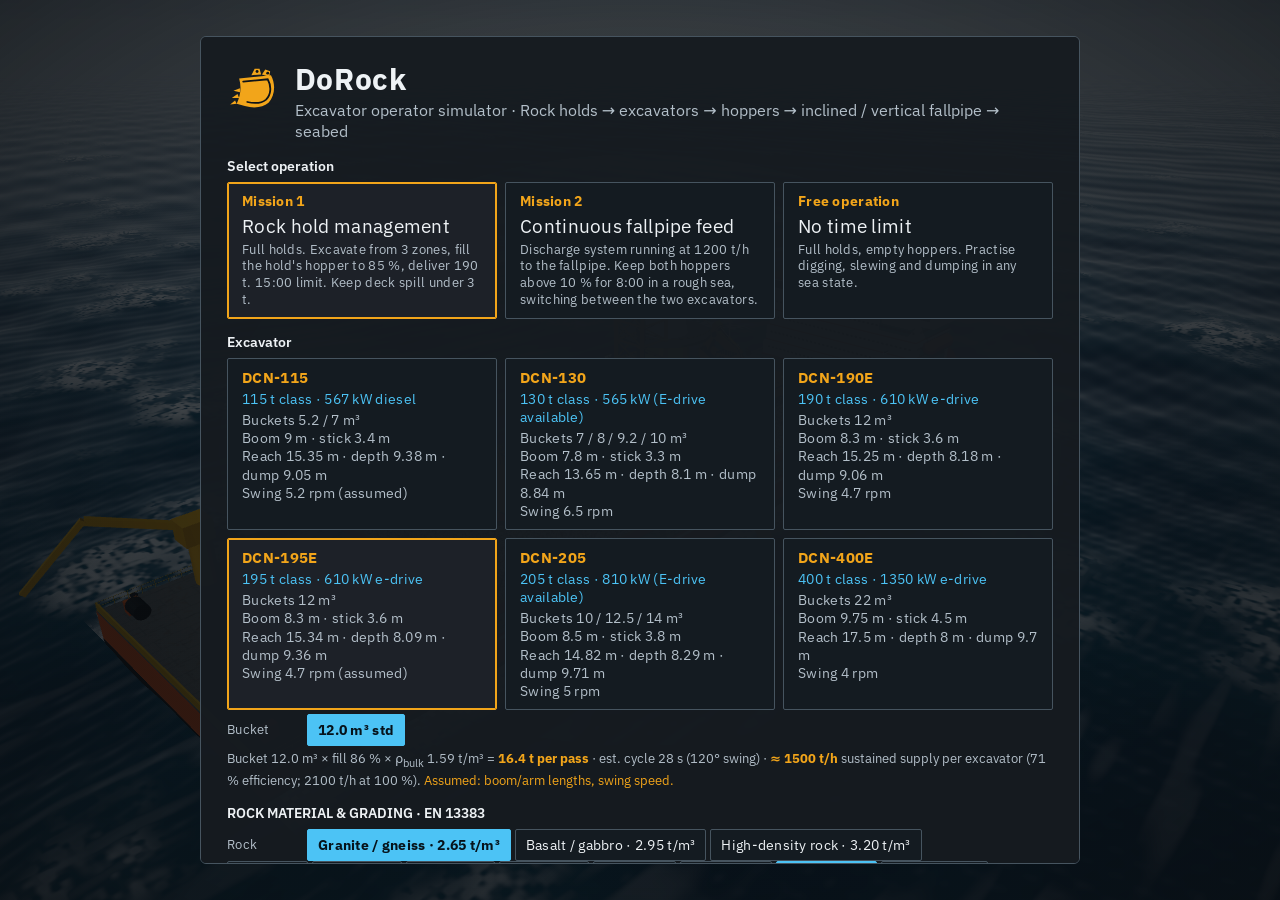
<file: index.html>
<!DOCTYPE html>
<html lang="en"><head><meta charset="utf-8"><meta name="viewport" content="width=device-width,initial-scale=1">
<meta http-equiv="Content-Security-Policy" content="default-src 'none'; script-src 'self'; style-src 'self' 'unsafe-inline'; img-src 'self' data: blob:; font-src 'self'; connect-src 'self' blob: data:; media-src 'self' blob:; worker-src 'self' blob:; base-uri 'none'; form-action 'none'; object-src 'none'">
<meta name="referrer" content="no-referrer">
<title>DoRock</title>
<meta name="robots" content="noindex, nofollow, noarchive"><meta name="googlebot" content="noindex, nofollow">
<meta name="description" content="DoRock excavator operator simulator">
<link rel="icon" type="image/svg+xml" href="favicon.svg">
<link rel="stylesheet" href="style.css">
<script type="module" src="app.js"></script>
</head><body>
<div id="view"></div>
<button id="hudRestore" class="hidden"></button>
<div id="cctv" class="hidden"><div class="cctv-label" id="cctvLabel">BOOM CAM</div><div class="cctv-rec">&#9679; REC</div><div class="cctv-time mono" id="cctvTime"></div><div class="cctv-cross"></div></div>
<div id="hud" class="hidden">
  <div id="topbar">
    <div class="brand"><span class="logo"></span><b>DoRock</b><span class="sub" id="tbSub"></span></div>
    <div id="camBtns"></div>
    <div class="tb-right"><span id="tbMission" class="chip">Free operation</span><span id="tbClock" class="mono chip">00:00</span><button id="btnSettings" title="Settings">Settings</button><button id="btnPause" title="Pause (Esc)">PAUSE</button></div>
  </div>
  <div id="leftCol" class="col">
  <div id="leftPanel" class="panel">
    <h3>Excavator <span id="exState" class="tag ok">READY</span></h3>
    <div id="machInfo" class="minfo"></div>
    <div class="seg" id="rigSeg" style="margin-bottom:6px"><button data-r="0">Aft hold</button><button data-r="1">Fwd hold</button></div>
    <canvas id="mapCv" width="252" height="232"></canvas>
    <div id="exRows"></div>
    <div class="badges"><span id="bBrake" class="badge">SWING BRAKE</span><span id="bFine" class="badge">FINE</span><span id="bStall" class="badge warn">STALL</span><span id="bDig" class="badge info">IN MATERIAL</span></div>
  </div>
  <div id="help" class="panel">
    <h3>Controls <span class="tag">H</span></h3>
    <table>
      <tr><td>A / D</td><td>Slew house left / right</td></tr>
      <tr><td>W / S</td><td>Boom raise / lower</td></tr>
      <tr><td>&uarr; / &darr;</td><td>Stick out / in</td></tr>
      <tr><td>Q / E</td><td>Bucket open (dump) / close (curl)</td></tr>
      <tr><td>Shift</td><td>Fine control (35 %)</td></tr>
      <tr><td>B</td><td>Swing brake</td></tr>
      <tr><td>Mouse drag</td><td>Look / orbit camera</td></tr>
      <tr><td>Wheel</td><td>Zoom</td></tr>
      <tr><td>C / 1-9</td><td>Cycle / select camera</td></tr>
      <tr><td>V / N</td><td>Picture-in-picture on/off / source</td></tr>
      <tr><td>F</td><td>Discharge system start / stop</td></tr>
      <tr><td>− / +</td><td>Handling rate down / up (t/h)</td></tr>
      <tr><td>[ / ]</td><td>Hide / show left / right panel</td></tr>
      <tr><td>Tab</td><td>HUD full / minimal / off</td></tr>
      <tr><td>R</td><td>Reset camera look</td></tr>
      <tr><td>X</td><td>Switch excavator (aft / fwd hold)</td></tr>
      <tr><td>T</td><td>Discharge route: inclined / vertical fallpipe</td></tr>
      <tr><td>0</td><td>Subsea camera (fallpipes, seabed)</td></tr>
      <tr><td>O</td><td>Rock thickness map on the seabed</td></tr>
      <tr><td>J</td><td>DP installation pattern auto / hold</td></tr>
      <tr><td>M</td><td>Mute</td></tr>
      <tr><td>Esc / P</td><td>Pause</td></tr>
    </table>
    <div class="hint">Gamepad: left stick slew + stick, right stick boom + bucket (ISO).</div>
  </div>
  </div>
  <button id="leftTab" class="coltab" title="Hide / show left panel ( [ )">&#9664;</button>
  <div id="rightCol" class="col">
  <div id="missionPanel" class="panel"><h3 id="missionTitle">Free operation</h3><div id="missionObj"></div></div>
  <div id="rightPanel" class="panel">
    <h3>Vessel motion <span class="tag" id="seaTag">Moderate</span></h3>
    <canvas id="horizonCv" width="252" height="132"></canvas>
    <div class="kv mono" id="motionKV"></div>
    <div class="seg" id="seaSeg"><button data-s="0">Calm</button><button data-s="1">Moderate</button><button data-s="2">Rough</button></div>
    <h3 style="margin-top:10px">Vessel &amp; discharge</h3>
    <div class="kv mono" id="vesselKV"></div>
    <div class="seg" id="routeSeg"><button data-r="ifp">Inclined fallpipe</button><button data-r="vfp">Vertical fallpipe</button></div>
    <div id="flowCtl"></div>
    <div class="kv mono" id="flowKV"></div>
    <h3 style="margin-top:10px">Scour installation &middot; DP <span class="tag" id="dpTag">Auto</span></h3>
    <div id="dpCtl"></div>
    <div class="kv mono" id="dpKV"></div>
    <h3 style="margin-top:10px">Hoppers</h3>
    <div id="hopperList"></div>
  </div>
  </div>
  <button id="rightTab" class="coltab" title="Hide / show right panel ( ] )">&#9654;</button>
  <div id="statsBar" class="panel"></div>

  <div id="pipFrame"><span id="pipLabel">BUCKET CAM</span></div>
  <div id="miniHud" class="mono"></div>
  <div id="toasts"></div>
  <div id="warn"></div>
</div>

<div id="menu" class="overlay">
  <div class="mcard">
    <div class="mtitle"><span class="logo big"></span><div><h1>DoRock</h1><p>Excavator operator simulator &middot; Rock holds &rarr; excavators &rarr; hoppers &rarr; inclined / vertical fallpipe &rarr; seabed</p></div></div>
    <div class="msec">Select operation</div>
    <div class="missions">
      <button class="mis sel" data-m="m1"><b>Mission 1</b><span>Rock hold management</span><i id="m1txt"></i></button>
      <button class="mis" data-m="m2"><b>Mission 2</b><span>Continuous fallpipe feed</span><i id="m2txt"></i></button>
      <button class="mis" data-m="free"><b>Free operation</b><span>No time limit</span><i>Full holds, empty hoppers. Practise digging, slewing and dumping in any sea state.</i></button>
    </div>
    <div class="msec">Excavator</div>
    <div class="machines" id="machCards"></div>
    <div class="mrow tight"><span class="mlab">Bucket</span><div class="grades" id="bucketChips"></div></div>
    <div class="mhelp" id="prodInfo"></div>
    <div class="msec">ROCK MATERIAL &amp; GRADING &middot; EN 13383</div>
    <div class="mrow tight"><span class="mlab">Rock</span><div class="grades" id="rockChips"></div></div>
    <div class="grades" id="gradeChips"></div>
    <div class="gradeRow"><div class="gradeInfo" id="gradeInfo"></div><canvas id="gradeCv" width="300" height="110"></canvas></div>
    <div class="msec">Vessel</div>
    <div class="mrow tight"><button id="btnVessel">VESSEL DESIGN &amp; CAPACITY</button><div class="mhelp" id="vSummary"></div></div>
    <div class="msec">Sea state</div>
    <div class="seg big" id="menuSea"><button data-s="0">CALM &middot; Hs 0.6 m</button><button data-s="1" class="on">MODERATE &middot; Hs 2.0 m</button><button data-s="2">ROUGH &middot; Hs 3.8 m</button></div>
    <div class="mrow"><button id="btnStart" class="primary">Start operation</button><div class="mhelp">W/S boom &middot; &uarr;/&darr; stick &middot; Q/E bucket &middot; A/D slew &middot; 1-9 cameras &middot; Esc pause</div></div>
  </div>
</div>

<div id="pauseMenu" class="overlay hidden">
  <div class="mcard small"><h2>Paused</h2>
    <button id="pResume" class="primary">Resume</button>
    <button id="pSettings">Settings</button>
    <button id="pRestart">Restart</button>
    <button id="pMenu">Main menu</button>
  </div>
</div>

<div id="settings" class="overlay hidden">
  <div class="mcard"><h2>Settings</h2>
    <div class="sgrid">
      <div>
        <div class="msec">SEA STATE &amp; VESSEL MOTION</div>
        <div class="seg" id="setSea"><button data-s="0">Calm</button><button data-s="1">Moderate</button><button data-s="2">Rough</button></div>
        <label class="tog"><input type="checkbox" id="sMotion" checked> Vessel motion enabled</label>
        <div id="sliders"></div>
      </div>
      <div>
        <div class="msec">EXCAVATOR &amp; ROCK GRADING</div>
        <select id="sMach" class="sel"></select>
        <select id="sBucket" class="sel"></select>
        <select id="sGrade" class="sel"></select>
        <select id="sRock" class="sel"></select>
        <button id="sApply" class="small">APPLY &amp; RESTART</button> <button id="sVessel" class="small">Vessel design</button>
        <div class="msec">Machine behaviour</div>
        <label class="tog"><input type="checkbox" id="sDrift" checked> Swing drift on rolling deck</label>
        <label class="tog"><input type="checkbox" id="sFlex" checked> Boom compliance (vessel accelerations)</label>
        <label class="tog"><input type="checkbox" id="sAid" checked> Bucket aiming marker</label>
        <div class="msec">GRAPHICS &amp; AUDIO</div>
        <label class="tog"><input type="checkbox" id="sShadows" checked> Shadows</label>
        <label class="tog"><input type="checkbox" id="sMonitors" checked> Live cabin monitors</label>
        <div class="row2"><span>Touch joysticks (phone / tablet)</span><div class="seg" id="touchSeg"><button data-t="auto">Auto</button><button data-t="on">ON</button><button data-t="off">OFF</button></div></div>
        <div class="row2"><span>Cabin monitor layout</span><div class="seg" id="monSeg"><button data-m="left">Left</button><button data-m="right">Right</button></div></div>
        <label class="tog"><input type="checkbox" id="sPip" checked> Picture-in-picture camera</label>
        <label class="tog"><input type="checkbox" id="sHiRes"> High resolution (pixel ratio 2)</label>
        <div class="sl"><span>Volume</span><input type="range" id="sVol" min="0" max="1" step="0.05" value="0.6"><b id="sVolV" class="mono">60 %</b></div>
      </div>
    </div>
    <div class="mrow"><button id="sClose" class="primary">Close</button></div>
  </div>
</div>

<div id="result" class="overlay hidden">
  <div class="mcard small"><h2 id="resTitle">Mission complete</h2><div id="resBody" class="mono"></div>
    <button id="rRestart" class="primary">Restart</button><button id="rFree">Continue in free operation</button><button id="rMenu">Main menu</button></div>
</div>

<div id="vesselDlg" class="overlay hidden">
  <div class="mcard"><h2>VESSEL DESIGN &amp; ROCK CAPACITY</h2>
    <div class="sgrid">
      <div><div class="msec">Main dimensions</div><div id="vSliders"></div><div id="vWarn" class="vwarn"></div></div>
      <div><div class="msec">Capacity (selected excavator and grading)</div><div class="kv mono vcalc" id="vCalc"></div>
        <div class="mhelp" style="margin-top:6px">Displacement = 1.025 &middot; L &middot; B &middot; T &middot; Cb. Lightship is estimated at 0.125 t per m&sup3; of L&middot;B&middot;D. Hold volume is integrated over the sloped hold floors up to the coaming. Capacity is the lower of cargo deadweight and hold volume &times; bulk density. Workable rock lies within the excavator's reach and digging depth.</div></div>
    </div>
    <div class="mrow"><button id="vApply" class="primary">Apply</button><button id="vReset">DEFAULT 160 &times; 38 m</button><button id="vClose">Cancel</button></div>
  </div>
</div>

</body></html>
</file>
<file: style.css>
@font-face{font-family:'IBM Plex Sans';font-style:normal;font-weight:400;font-display:swap;src:url(fonts/ibm-plex-sans-400.woff2) format('woff2')}
@font-face{font-family:'IBM Plex Sans';font-style:normal;font-weight:500;font-display:swap;src:url(fonts/ibm-plex-sans-500.woff2) format('woff2')}
@font-face{font-family:'IBM Plex Sans';font-style:normal;font-weight:600;font-display:swap;src:url(fonts/ibm-plex-sans-600.woff2) format('woff2')}
@font-face{font-family:'IBM Plex Sans';font-style:normal;font-weight:700;font-display:swap;src:url(fonts/ibm-plex-sans-700.woff2) format('woff2')}
@font-face{font-family:'IBM Plex Mono';font-style:normal;font-weight:400;font-display:swap;src:url(fonts/ibm-plex-mono-400.woff2) format('woff2')}
@font-face{font-family:'IBM Plex Mono';font-style:normal;font-weight:500;font-display:swap;src:url(fonts/ibm-plex-mono-500.woff2) format('woff2')}
@font-face{font-family:'IBM Plex Mono';font-style:normal;font-weight:600;font-display:swap;src:url(fonts/ibm-plex-mono-600.woff2) format('woff2')}
:root{--bg:rgba(17,21,26,.95);--bg2:rgba(22,27,33,.97);--bd:#2f3a44;--bd2:#46545f;--tx:#eef2f5;--dim:#b3bfc9;--amb:#f2a51a;--cy:#4cc3f5;--gr:#56d67b;--rd:#ff5d5d}
*{box-sizing:border-box;margin:0;padding:0}
html,body{width:100%;height:100%;overflow:hidden;background:#0a0e12;color:var(--tx);font-family:'IBM Plex Sans',system-ui,sans-serif;user-select:none;-webkit-user-select:none;-webkit-font-smoothing:antialiased;line-height:1.35}
.mono{font-family:'IBM Plex Mono',ui-monospace,Menlo,monospace}
.hidden{display:none!important}
#view{position:fixed;inset:0}
#view canvas{display:block;width:100%;height:100%;cursor:grab}
#view canvas:active{cursor:grabbing}
button{font-family:inherit;cursor:pointer}
#hud{position:fixed;inset:0;pointer-events:none;font-size:14px}
#hud .panel,#hud button,#topbar{pointer-events:auto}
.panel{position:absolute;background:rgba(17,21,26,.95);border:1px solid var(--bd);border-radius:4px;padding:10px 12px}
.panel h3{font-size:14px;letter-spacing:0;font-weight:600;color:var(--tx);display:flex;justify-content:space-between;align-items:center;margin-bottom:6px;border-bottom:1px solid var(--bd);padding-bottom:4px}
.tag{font-size:12px;padding:1px 6px;border:1px solid var(--bd2);border-radius:2px;color:var(--tx);letter-spacing:.02em}
.tag.ok{color:var(--gr);border-color:#2d6b40}.tag.warn{color:var(--rd);border-color:#7a2f2f}.tag.amb{color:var(--amb);border-color:#7a5a1a}
#topbar{position:absolute;left:0;right:0;top:0;height:42px;background:linear-gradient(#0b0f13f0,#0b0f13c8);border-bottom:1px solid var(--bd);display:flex;align-items:center;justify-content:space-between;padding:0 12px;gap:12px}
.brand{display:flex;align-items:center;gap:10px;font-size:16px;letter-spacing:.02em;white-space:nowrap}
.brand .sub{color:var(--dim);font-size:13px;letter-spacing:.02em}
.logo{width:26px;height:26px;display:inline-block;background:url("data:image/svg+xml,%3Csvg%20xmlns%3D%22http%3A//www.w3.org/2000/svg%22%20viewBox%3D%220%200%2064%2064%22%3E%20%3Cpath%20d%3D%22M30%2015%20L34%207%20L40%207%20L42%2014%20Z%20M43%2014%20L47%208%20L53%2010%20L52%2017%20Z%22%20fill%3D%22%23f2a51a%22/%3E%20%3Ccircle%20cx%3D%2237%22%20cy%3D%2210.5%22%20r%3D%221.8%22%20fill%3D%22%230e1318%22/%3E%20%3Ccircle%20cx%3D%2250%22%20cy%3D%2212.5%22%20r%3D%221.8%22%20fill%3D%22%230e1318%22/%3E%20%3Cpath%20d%3D%22M15%2019%20L54%2015%20C60%2026%2059%2040%2051%2049%20C44%2055%2033%2056%2022%2053%20L12%2050%20C17%2040%2018%2029%2015%2019%20Z%22%20fill%3D%22%23f2a51a%22/%3E%20%3Cpath%20d%3D%22M12%2050%20L4%2051%20L10%2046%20Z%20M15%2043%20L6%2043%20L13%2038%20Z%20M16%2036%20L8%2034%20L16%2031%20Z%22%20fill%3D%22%23f2a51a%22/%3E%20%3Cpath%20d%3D%22M20%2023%20L50%2020%20C55%2029%2054%2039%2048%2045%20C42%2050%2034%2050%2025%2048%22%20fill%3D%22none%22%20stroke%3D%22%230e1318%22%20stroke-width%3D%222.2%22%20stroke-linecap%3D%22round%22/%3E%20%3C/svg%3E") center/contain no-repeat}
.logo.big{width:52px;height:52px;margin:4px 16px 0 0}
#camBtns{display:flex;gap:3px;flex-wrap:nowrap}
#camBtns button,.tb-right button{background:#141b21;border:1px solid var(--bd2);color:var(--tx);font-size:13px;padding:4px 8px;letter-spacing:.02em;border-radius:2px}
#camBtns button:hover,.tb-right button:hover{border-color:var(--amb)}
#camBtns button.on{background:var(--amb);color:#111;border-color:var(--amb);font-weight:700}
#camBtns button small{opacity:.6;margin-right:4px}
.tb-right{display:flex;align-items:center;gap:8px}
.chip{padding:3px 8px;border:1px solid var(--bd2);border-radius:2px;font-size:13px;letter-spacing:.02em}
#tbClock{color:var(--amb);min-width:64px;text-align:center}
/* side columns: fixed beside the view, each scrolls on its own; panels stack inside and never overlap */
.col{position:absolute;top:52px;bottom:62px;width:316px;display:flex;flex-direction:column;gap:8px;overflow-y:auto;overflow-x:hidden;overscroll-behavior:contain;pointer-events:none;padding-right:4px;transition:transform .25s ease;scrollbar-width:thin;scrollbar-color:#3a4954 transparent}
.col::-webkit-scrollbar{width:6px}.col::-webkit-scrollbar-thumb{background:#3a4954;border-radius:3px}
#leftCol{left:10px}#rightCol{right:10px;padding-right:0;padding-left:4px}
.col .panel{position:relative;left:auto;right:auto;top:auto;bottom:auto;width:300px;flex:0 0 auto}
#leftCol.collapsed{transform:translateX(-336px)}#rightCol.collapsed{transform:translateX(336px)}
.coltab{position:absolute;top:52px;width:18px;height:58px;background:rgba(17,21,26,.96);border:1px solid var(--bd2);color:var(--amb);font-size:11px;padding:0;pointer-events:auto;transition:left .25s ease,right .25s ease;z-index:3}
#leftTab{left:324px;border-radius:0 3px 3px 0}#rightTab{right:324px;border-radius:3px 0 0 3px}
#leftTab.collapsed{left:0}#rightTab.collapsed{right:0}
#hud.min .coltab,#hud.off .coltab{display:none}
#mapCv,#horizonCv{display:block;width:278px;background:#0a0f13;border:1px solid var(--bd);margin-bottom:6px}
.g{display:grid;grid-template-columns:78px 1fr 74px;align-items:center;gap:6px;margin:3px 0;font-size:13px}
.g .gl{color:var(--dim);letter-spacing:.02em}
.gbar{height:9px;background:#0d1317;border:1px solid var(--bd);position:relative;overflow:hidden}
.gbar i{position:absolute;left:0;top:0;bottom:0;background:var(--cy);width:0}
.gbar i.amb{background:var(--amb)}.gbar i.rd{background:var(--rd)}.gbar i.gr{background:var(--gr)}
.gbar .mk{position:absolute;top:-1px;bottom:-1px;width:2px;background:#fff8}
.g .gv{text-align:right;font-family:'IBM Plex Mono',monospace;font-size:13px}
.badges{display:flex;flex-wrap:wrap;gap:4px;margin-top:6px}
.badge{font-size:12px;letter-spacing:.02em;padding:2px 6px;border:1px solid var(--bd2);color:#8d9aa5;border-radius:3px}
.badge.on{color:#111;background:var(--amb);border-color:var(--amb)}
.badge.warn.on{background:var(--rd);border-color:var(--rd);color:#fff}
.badge.info.on{background:var(--cy);border-color:var(--cy)}
.kv{display:grid;grid-template-columns:1.25fr 1fr;gap:3px 10px;font-size:13px;margin-bottom:6px}
.kv span{color:var(--dim);font-family:'IBM Plex Sans',system-ui,sans-serif}.kv b{font-weight:500;text-align:right}
.seg{display:flex;gap:3px}
.seg button{flex:1;background:#141b21;border:1px solid var(--bd2);color:var(--tx);padding:4px 0;font-size:13px;letter-spacing:.02em;border-radius:2px}
.seg button.on{background:var(--cy);color:#06131b;border-color:var(--cy);font-weight:700}
.seg.big button{padding:10px 0;font-size:15px}
.hop{border:1px solid var(--bd);padding:6px;margin-bottom:5px;border-radius:2px;transition:background .3s}
.hop.flash{background:#2a3a1f}
.hop .hh{display:flex;justify-content:space-between;font-size:13px;letter-spacing:.02em;margin-bottom:4px}
.hop .hh b{color:var(--amb)}
.hop .bar{height:14px;background:#0d1317;border:1px solid var(--bd);position:relative}
.hop .bar i{position:absolute;left:0;top:0;bottom:0;background:linear-gradient(90deg,#3d8e5a,#56d67b)}
.hop .bar i.hi{background:linear-gradient(90deg,#a0731a,#f2a51a)}.hop .bar i.full{background:var(--rd)}
.hop .bar .tgt{position:absolute;top:-3px;bottom:-3px;width:2px;background:#fff}
.hop .hf{display:flex;justify-content:space-between;align-items:center;gap:6px;white-space:nowrap;margin-top:4px;font-size:12px;color:var(--dim)}
.hop .hf button{background:#141b21;border:1px solid var(--bd2);color:var(--dim);font-size:12px;padding:2px 6px;letter-spacing:.02em}
.hop .hf button.on{color:#111;background:var(--gr);border-color:var(--gr)}

#missionObj .ob{display:flex;gap:8px;font-size:13px;margin:4px 0;align-items:flex-start}
#missionObj .ob .bx{width:13px;height:13px;border:1px solid var(--bd2);flex:none;margin-top:2px}
#missionObj .ob.done .bx{background:var(--gr);border-color:var(--gr)}
#missionObj .ob.fail .bx{background:var(--rd);border-color:var(--rd)}
#missionObj .ob .pr{margin-left:auto;font-family:'IBM Plex Mono',monospace;font-size:12px;color:var(--dim);white-space:nowrap}
#statsBar{left:50%;transform:translateX(-50%);bottom:10px;display:flex;gap:0;padding:0}
#statsBar .st{padding:6px 14px;border-right:1px solid var(--bd);text-align:center;min-width:92px}
#statsBar .st:last-child{border-right:0}
#statsBar .st span{display:block;font-size:12px;color:var(--dim);letter-spacing:.02em}
#statsBar .st b{font-family:'IBM Plex Mono',monospace;font-size:16px;font-weight:500}
#help{font-size:13px}
#help table{width:100%;border-collapse:collapse}
#help td{padding:1px 0}
#help td:first-child{color:var(--amb);font-family:'IBM Plex Mono',monospace;font-size:13px;width:92px}
#help .hint{color:var(--dim);font-size:13px;margin-top:5px}
#pipFrame{position:absolute;border:1px solid var(--amb);pointer-events:none;box-shadow:0 0 0 1px #000}
#pipFrame span{position:absolute;left:0;top:0;background:var(--amb);color:#111;font-size:12px;padding:1px 6px;letter-spacing:.02em;font-weight:700}
#miniHud{position:absolute;left:50%;transform:translateX(-50%);top:50px;font-size:13px;background:#0b0f13b0;padding:3px 10px;border:1px solid var(--bd);display:none;white-space:pre}
#toasts{position:absolute;left:50%;top:92px;transform:translateX(-50%);display:flex;flex-direction:column;align-items:center;gap:6px}
.toast{background:var(--bg2);border:1px solid var(--gr);color:var(--gr);padding:6px 16px;font-size:18px;letter-spacing:.02em;animation:tin .25s ease-out}
.toast.amb{border-color:var(--amb);color:var(--amb)}.toast.rd{border-color:var(--rd);color:var(--rd)}
@keyframes tin{from{opacity:0;transform:translateY(-8px)}to{opacity:1}}
#warn{position:absolute;left:50%;top:56px;transform:translateX(-50%);color:var(--rd);font-size:16px;letter-spacing:.02em;text-shadow:0 0 6px #000}
#hud.min .panel:not(#statsBar),#hud.min #help{display:none}
#hud.min #miniHud{display:block}
#hud.off .panel,#hud.off #help,#hud.off #topbar,#hud.off #miniHud{display:none}
#cctv{position:fixed;inset:0;pointer-events:none;background:repeating-linear-gradient(0deg,#0000 0 2px,#0000000d 2px 3px);box-shadow:inset 0 0 160px #000c}
.cctv-label{position:absolute;left:336px;top:54px;color:#fff;font:600 16px 'IBM Plex Mono',monospace;letter-spacing:.02em;text-shadow:0 0 3px #000}
.cctv-rec{position:absolute;right:336px;top:54px;color:#ff4040;font:600 14px 'IBM Plex Mono',monospace}
.cctv-time{position:absolute;right:336px;top:74px;color:#fff;font-size:13px;text-shadow:0 0 3px #000}
.cctv-cross{position:absolute;left:50%;top:50%;width:40px;height:40px;margin:-20px;border:1px solid #fff6;border-radius:50%}
.overlay{position:fixed;inset:0;display:flex;align-items:center;justify-content:center;background:radial-gradient(#0a0e1288,#0a0e12dd)}
.mcard{background:var(--bg2);border:1px solid var(--bd2);border-radius:6px;padding:22px 26px;width:min(880px,94vw);max-height:92vh;overflow:auto}
.mcard.small{width:380px;display:flex;flex-direction:column;gap:8px}
.mcard h1{font-size:30px;letter-spacing:.02em;font-weight:700}
.mcard h2{font-size:22px;letter-spacing:.02em;margin-bottom:8px}
.mcard p{color:var(--dim);font-size:16px}
.mtitle{display:flex;align-items:flex-start;margin-bottom:12px}
.msec{font-size:14px;letter-spacing:0;font-weight:600;color:var(--tx);margin:14px 0 6px}
.missions{display:grid;grid-template-columns:repeat(3,1fr);gap:8px}
.mis{background:#121920;border:1px solid var(--bd2);color:var(--tx);padding:12px;text-align:left;display:flex;flex-direction:column;gap:4px;border-radius:2px}
.mis b{color:var(--amb);letter-spacing:.02em;font-size:14px}.mis span{font-size:19px}.mis i{font-style:normal;color:var(--dim);font-size:13px;line-height:1.3}
.mis.sel{border-color:var(--amb);background:#1d2128;box-shadow:inset 0 0 0 1px var(--amb)}
.mrow{display:flex;align-items:center;gap:16px;margin-top:18px}
.mhelp{color:var(--dim);font-size:13px}
.mcard button{background:#141b21;border:1px solid var(--bd2);color:var(--tx);padding:9px 14px;font-size:15px;letter-spacing:.02em;border-radius:2px}
.mcard button:hover{border-color:var(--amb)}
.mcard button.primary{background:var(--amb);color:#111;border-color:var(--amb);font-weight:700}
.sgrid{display:grid;grid-template-columns:1fr 1fr;gap:24px}
.tog{display:flex;align-items:center;gap:8px;font-size:15px;margin:6px 0;cursor:pointer}
.tog input{accent-color:var(--amb);width:16px;height:16px}
.sl{display:grid;grid-template-columns:70px 1fr 54px;align-items:center;gap:8px;font-size:13px;margin:5px 0}
.sl span{color:var(--dim);letter-spacing:.02em}.sl input{accent-color:var(--cy)}.sl b{text-align:right;font-weight:500;font-size:13px}
#resBody{font-size:14px;line-height:1.7;margin-bottom:8px;white-space:pre}
@media (max-width:1300px){.brand .sub{display:none}#camBtns button{padding:4px 5px;font-size:13px}#camBtns button small{display:none}}
@media (max-height:820px){#help{display:none}}

.machines{display:grid;grid-template-columns:repeat(3,1fr);gap:8px}
.mach{background:#121920;border:1px solid var(--bd2);color:var(--tx);padding:10px 12px;text-align:left;display:flex;flex-direction:column;gap:3px;border-radius:2px}
.mach b{color:var(--amb);letter-spacing:.02em;font-size:15px}.mach span{font-size:14px;color:var(--cy)}.mach i{font-style:normal;color:var(--dim);font-size:13.5px;line-height:1.35}
.mach.sel{border-color:var(--amb);background:#1d2128;box-shadow:inset 0 0 0 1px var(--amb)}
.grades{display:flex;flex-wrap:wrap;gap:4px}
.grades button{background:#141b21;border:1px solid var(--bd2);color:var(--tx);padding:6px 10px;font-size:14px;letter-spacing:.02em;border-radius:2px}
.grades button.on{background:var(--cy);color:#06131b;border-color:var(--cy);font-weight:700}
.gradeInfo{color:var(--dim);font-size:13px;margin-top:6px;line-height:1.4}
.warnTxt{color:var(--amb)}
.minfo{font-size:13.5px;color:var(--dim);margin:-2px 0 6px;line-height:1.35}.minfo b{color:var(--tx);font-weight:600;letter-spacing:.02em}
select.sel{width:100%;background:#141b21;color:var(--tx);border:1px solid var(--bd2);padding:6px;margin:4px 0;font-family:inherit;font-size:14px}
.mcard button.small{padding:6px 10px;font-size:13px;margin:4px 0 6px}

.gradeRow{display:flex;gap:12px;align-items:flex-start;margin-top:6px}.gradeRow .gradeInfo{flex:1;margin-top:0}
#gradeCv{border:1px solid var(--bd);flex:none}
.mrow.tight{margin-top:4px}
.vsl{grid-template-columns:120px 1fr 70px}
.vcalc{grid-template-columns:1fr auto;font-size:13.5px;gap:3px 12px}.vcalc b.hi{color:var(--amb);font-weight:700}
.vwarn{margin-top:10px;color:var(--rd);font-size:14px;line-height:1.4}.okTxt{color:var(--gr)}
.mcard button:disabled{opacity:.4;cursor:not-allowed}
#vesselDlg{z-index:5}

#flowCtl{display:flex;gap:6px;margin:6px 0 4px;align-items:center}
#flowCtl #fStart{flex:0 0 74px;background:#1d2a20;border:1px solid #3c6b47;color:#9be3ad;padding:5px 0;font-weight:700;letter-spacing:.02em;border-radius:2px}
#flowCtl #fStart.on{background:#5a1f1f;border-color:#a84444;color:#ffd0d0}
#flowCtl .rate{flex:1;display:flex;align-items:center;gap:6px;justify-content:flex-end}
#flowCtl .rate b{font-size:16px;color:var(--amb);min-width:46px;text-align:right}
#flowCtl .rate span{color:var(--dim);font-size:13px}
#flowCtl .rate button{width:26px;height:24px;background:#141b21;border:1px solid var(--bd2);color:var(--tx);font-size:15px;border-radius:2px}
.row2{display:flex;justify-content:space-between;align-items:center;gap:10px;margin:6px 0}.row2 .seg{width:150px}
.mlab{font-size:13px;letter-spacing:.02em;color:var(--dim);min-width:64px}
#prodInfo{margin:4px 0 6px;line-height:1.45}
#prodInfo b{color:var(--amb)}
.rdT{color:var(--rd)!important}.ambT{color:var(--amb)!important}
#dpCtl .dpbtns{display:flex;gap:6px;margin:4px 0}
#dpCtl .dpbtns button{flex:1;background:#141b21;border:1px solid var(--bd2);color:var(--tx);padding:4px 0;font-size:13px;letter-spacing:.02em;border-radius:2px}
#dpCtl .dpbtns button.on{background:#1d3a4a;border-color:var(--cy);color:#bfe9ff}
.dprow{display:grid;grid-template-columns:1fr 24px 40px 18px 24px;gap:4px;align-items:center;font-size:13px;color:var(--dim);margin:3px 0}
.dprow b{color:var(--amb);text-align:right;font-size:14px}
.dprow button{height:22px;background:#141b21;border:1px solid var(--bd2);color:var(--tx);border-radius:2px}
#hudRestore{position:fixed;left:10px;top:52px;z-index:20;background:rgba(17,21,26,.95);border:1px solid var(--amb);color:var(--amb);font-size:13px;letter-spacing:.02em;padding:5px 10px;border-radius:2px;cursor:pointer}
/* ---- touch joysticks */
#touchUI{position:fixed;inset:0;pointer-events:none;z-index:15;touch-action:none;user-select:none;-webkit-user-select:none}
.tstick{position:absolute;bottom:18px;width:min(36vw,190px);height:min(36vw,190px);pointer-events:auto;touch-action:none}
#tsL{left:18px}#tsR{right:18px}
.tring{position:absolute;inset:0;border-radius:50%;border:2px solid rgba(242,165,26,.55);background:radial-gradient(circle,rgba(11,15,19,.25) 0,rgba(11,15,19,.55) 70%)}
.tknob{position:absolute;left:50%;top:50%;width:38%;height:38%;margin:-19% 0 0 -19%;border-radius:50%;background:radial-gradient(circle at 40% 35%,#ffcf6a,#c98410);border:2px solid #2a1c05;box-shadow:0 2px 8px #0008;transition:transform .08s}
.tstick.active .tknob{transition:none}.tstick.active .tring{border-color:#ffcf6a}
.tl{position:absolute;font-size:11px;letter-spacing:.02em;color:#ffd58a;text-shadow:0 1px 2px #000;white-space:nowrap}
.t-up{top:4px;left:50%;transform:translateX(-50%)}.t-dn{bottom:4px;left:50%;transform:translateX(-50%)}
.t-lf{left:4px;top:50%;transform:translateY(-50%) rotate(-90deg);transform-origin:left center;margin-left:8px}.t-rt{right:4px;top:50%;transform:translateY(-50%) rotate(90deg);transform-origin:right center;margin-right:8px}
.tbtns{position:absolute;right:calc(min(36vw,190px) + 28px);bottom:18px;display:grid;grid-template-columns:repeat(2,64px);gap:6px;pointer-events:auto}
.tbtns button{height:34px;background:rgba(11,15,19,.82);border:1px solid var(--bd2);color:var(--tx);font-size:12px;letter-spacing:.02em;border-radius:3px;touch-action:none}
.tbtns button.on{background:#1d3a4a;border-color:var(--cy);color:#bfe9ff}
body.touch #statsBar,body.touch #help{display:none}
body.touch .col{bottom:12px;width:min(316px,86vw)}
body.touch .col .panel{width:min(300px,82vw)}
@media (max-width:760px){
  .tbtns{right:50%;transform:translateX(50%);bottom:calc(min(36vw,190px) + 26px);grid-template-columns:repeat(7,1fr);width:96vw;gap:4px}
  .tbtns button{height:30px;font-size:9px;padding:0}
  #topbar{height:auto;min-height:42px;flex-wrap:wrap;padding:4px 8px;gap:4px}
  #camBtns{order:3;width:100%;overflow-x:auto;white-space:nowrap;display:flex;gap:3px}
  #camBtns button{flex:0 0 auto;padding:3px 6px;font-size:12px}
  .mcard{padding:14px 14px}.machines,.missions{grid-template-columns:1fr!important}
}
@media (max-height:500px){ .tbtns{grid-template-columns:repeat(4,58px)} .tstick{width:min(28vw,150px);height:min(28vw,150px)} }
@media (max-width:760px){ .coltab,#hudRestore{top:100px} .col{top:100px} }
</file>
